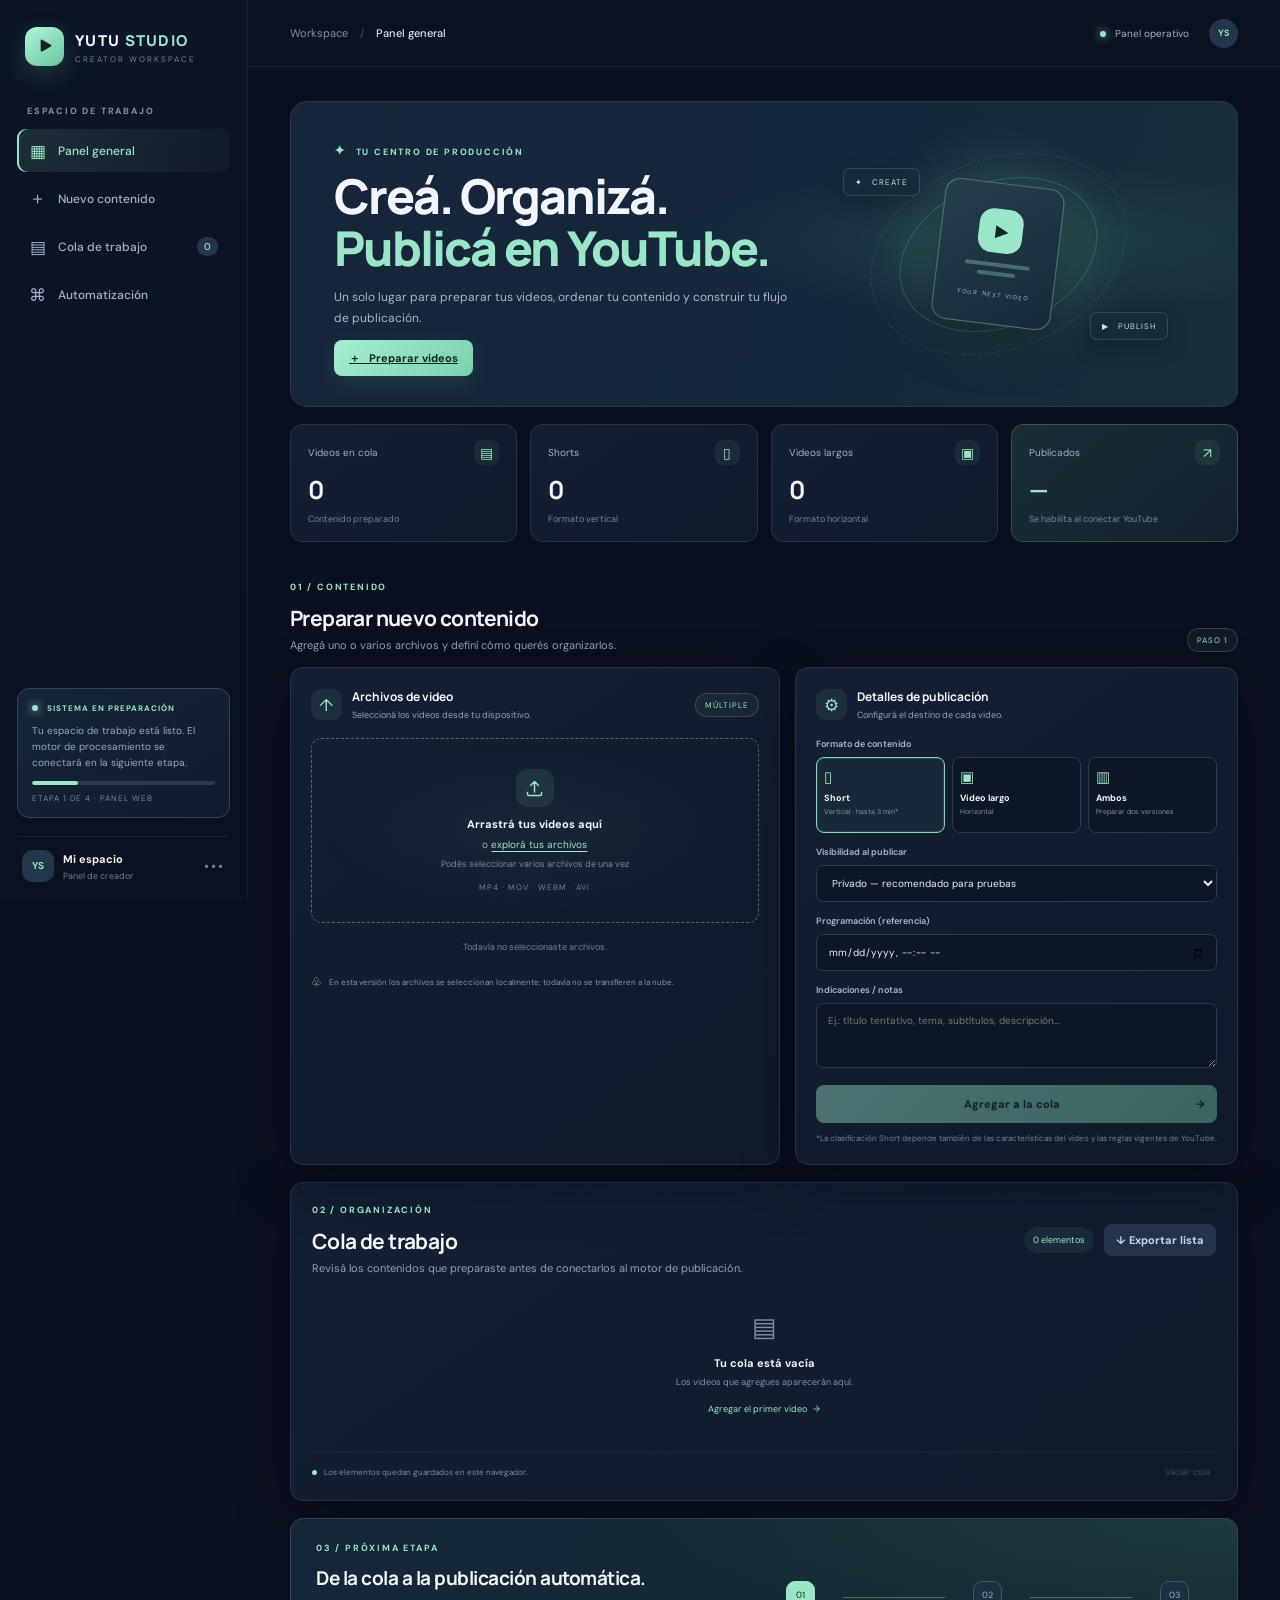
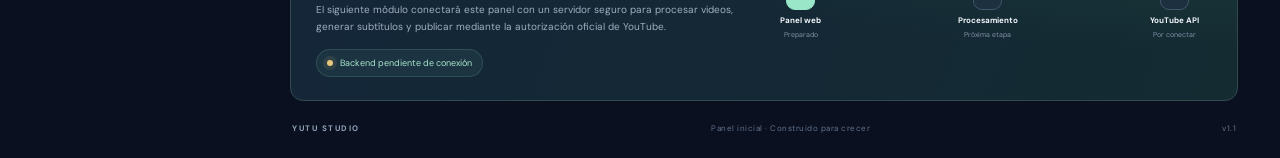
<file: index.html>
<!doctype html>
<html lang="es">
<head>
  <meta charset="utf-8">
  <meta name="viewport" content="width=device-width, initial-scale=1">
  <meta name="theme-color" content="#0b1020">
  <meta name="description" content="Panel de control de Yutu Automatización para organizar videos de YouTube.">
  <title>Yutu Studio — Automatización de YouTube</title>
  <link rel="preconnect" href="https://fonts.googleapis.com">
  <link rel="preconnect" href="https://fonts.gstatic.com" crossorigin>
  <link href="https://fonts.googleapis.com/css2?family=DM+Sans:wght@400;500;600;700&family=Manrope:wght@400;500;600;700;800&display=swap" rel="stylesheet">
  <link rel="stylesheet" href="styles.css">
</head>
<body>
  <div class="app-shell">
    <aside class="sidebar" id="sidebar">
      <a class="brand" href="#" aria-label="Yutu Studio inicio">
        <span class="brand-icon"><svg viewBox="0 0 24 24" aria-hidden="true"><path d="M8 5.8c0-.8.9-1.3 1.6-.9l9 5.2a1 1 0 0 1 0 1.8l-9 5.2c-.7.4-1.6-.1-1.6-.9V5.8Z" fill="currentColor"/></svg></span>
        <span class="brand-copy"><b>YUTU <i>STUDIO</i></b><small>CREATOR WORKSPACE</small></span>
      </a>
      <div class="side-label">ESPACIO DE TRABAJO</div>
      <nav class="nav">
        <a class="nav-item active" href="#overview"><span class="nav-ico">▦</span> Panel general</a>
        <a class="nav-item" href="#new-video"><span class="nav-ico">＋</span> Nuevo contenido</a>
        <a class="nav-item" href="#queue-section"><span class="nav-ico">▤</span> Cola de trabajo <span class="nav-count" id="navCount">0</span></a>
        <a class="nav-item" href="#workflow"><span class="nav-ico">⌘</span> Automatización</a>
      </nav>
      <div class="sidebar-bottom">
        <div class="cloud-card">
          <div class="cloud-top"><span class="cloud-dot"></span> SISTEMA EN PREPARACIÓN</div>
          <p>Tu espacio de trabajo está listo. El motor de procesamiento se conectará en la siguiente etapa.</p>
          <div class="progress"><span></span></div>
          <small>ETAPA 1 DE 4 · PANEL WEB</small>
        </div>
        <div class="profile"><div class="avatar">YS</div><div><b>Mi espacio</b><small>Panel de creador</small></div><span class="profile-dots">•••</span></div>
      </div>
    </aside>

    <main class="main">
      <header class="topbar">
        <button class="mobile-menu" id="menuToggle" aria-label="Abrir menú">☰</button>
        <div class="breadcrumb">Workspace <span>/</span> <b>Panel general</b></div>
        <div class="top-actions"><span class="connection"><i></i> Panel operativo</span><div class="top-avatar">YS</div></div>
      </header>

      <div class="content" id="overview">
        <section class="welcome">
          <div>
            <div class="overline"><span class="spark">✦</span> TU CENTRO DE PRODUCCIÓN</div>
            <h1>Creá. Organizá.<br><em>Publicá en YouTube.</em></h1>
            <p>Un solo lugar para preparar tus videos, ordenar tu contenido y construir tu flujo de publicación.</p>
            <a href="#new-video" class="button button-primary">＋ &nbsp; Preparar videos</a>
          </div>
          <div class="welcome-visual" aria-hidden="true">
            <div class="visual-glow"></div><div class="visual-ring ring-a"></div><div class="visual-ring ring-b"></div>
            <div class="video-tile"><span class="tile-play">▶</span><span class="tile-line"></span><span class="tile-line short"></span><small>YOUR NEXT VIDEO</small></div>
            <span class="float-tag tag-one">✦ &nbsp; CREATE</span><span class="float-tag tag-two">▶ &nbsp; PUBLISH</span>
          </div>
        </section>

        <section class="stats">
          <article class="stat-card"><div class="stat-top"><span>Videos en cola</span><span class="stat-icon">▤</span></div><strong id="statQueue">0</strong><small>Contenido preparado</small></article>
          <article class="stat-card"><div class="stat-top"><span>Shorts</span><span class="stat-icon">▯</span></div><strong id="statShorts">0</strong><small>Formato vertical</small></article>
          <article class="stat-card"><div class="stat-top"><span>Videos largos</span><span class="stat-icon">▣</span></div><strong id="statLong">0</strong><small>Formato horizontal</small></article>
          <article class="stat-card highlight-stat"><div class="stat-top"><span>Publicados</span><span class="stat-icon">↗</span></div><strong>—</strong><small>Se habilita al conectar YouTube</small></article>
        </section>

        <div class="section-title" id="new-video"><div><div class="overline">01 / CONTENIDO</div><h2>Preparar nuevo contenido</h2><p>Agregá uno o varios archivos y definí cómo querés organizarlos.</p></div><span class="step-badge">PASO 1</span></div>
        <section class="work-grid">
          <article class="panel upload-panel">
            <div class="panel-heading"><div><span class="panel-icon">↑</span><div><h3>Archivos de video</h3><p>Seleccioná los videos desde tu dispositivo.</p></div></div><span class="soft-label">MÚLTIPLE</span></div>
            <label class="dropzone" for="videoFiles" id="dropzone">
              <span class="upload-symbol"><svg viewBox="0 0 24 24"><path d="M12 16V4m0 0L7.5 8.5M12 4l4.5 4.5M4 16.5v2A1.5 1.5 0 0 0 5.5 20h13a1.5 1.5 0 0 0 1.5-1.5v-2" fill="none" stroke="currentColor" stroke-width="1.7" stroke-linecap="round" stroke-linejoin="round"/></svg></span>
              <b>Arrastrá tus videos aquí</b><span>o <u>explorá tus archivos</u></span><small>Podés seleccionar varios archivos de una vez</small>
              <em>MP4 · MOV · WEBM · AVI</em>
            </label>
            <input id="videoFiles" type="file" accept="video/*" multiple hidden>
            <div id="selectedFiles" class="selected-files"><div class="empty-files">Todavía no seleccionaste archivos.</div></div>
            <div class="privacy-note"><span>♧</span> En esta versión los archivos se seleccionan localmente; todavía no se transfieren a la nube.</div>
          </article>

          <article class="panel settings-panel">
            <div class="panel-heading"><div><span class="panel-icon">⚙</span><div><h3>Detalles de publicación</h3><p>Configurá el destino de cada video.</p></div></div></div>
            <label class="field-label" for="format">Formato de contenido</label>
            <div class="format-options">
              <label class="format-option selected" data-format="short"><input type="radio" name="format" value="short" checked><span class="format-symbol">▯</span><b>Short</b><small>Vertical · hasta 3 min*</small></label>
              <label class="format-option" data-format="long"><input type="radio" name="format" value="long"><span class="format-symbol">▣</span><b>Video largo</b><small>Horizontal</small></label>
              <label class="format-option" data-format="both"><input type="radio" name="format" value="both"><span class="format-symbol">▥</span><b>Ambos</b><small>Preparar dos versiones</small></label>
            </div>
            <label class="field-label" for="visibility">Visibilidad al publicar</label>
            <select id="visibility" class="field-control"><option value="private">Privado — recomendado para pruebas</option><option value="unlisted">No listado</option><option value="public">Público</option></select>
            <label class="field-label" for="schedule">Programación (referencia)</label>
            <input id="schedule" class="field-control" type="datetime-local">
            <label class="field-label" for="notes">Indicaciones / notas</label>
            <textarea id="notes" class="field-control notes" rows="3" placeholder="Ej.: título tentativo, tema, subtítulos, descripción..."></textarea>
            <button id="addQueue" class="button button-primary full" disabled>Agregar a la cola <span>→</span></button>
            <p class="form-footnote">*La clasificación Short depende también de las características del video y las reglas vigentes de YouTube.</p>
          </article>
        </section>

        <section class="panel queue-panel" id="queue-section">
          <div class="queue-heading"><div><div class="overline">02 / ORGANIZACIÓN</div><h2>Cola de trabajo</h2><p>Revisá los contenidos que preparaste antes de conectarlos al motor de publicación.</p></div><div class="queue-tools"><span class="queue-total" id="queueCount">0 elementos</span><button class="button button-quiet" id="exportQueue" disabled>↓ Exportar lista</button></div></div>
          <div id="queue"><div class="queue-empty"><div class="empty-icon">▤</div><b>Tu cola está vacía</b><p>Los videos que agregues aparecerán aquí.</p><a href="#new-video">Agregar el primer video <span>→</span></a></div></div>
          <div class="queue-footer"><span><i></i> Los elementos quedan guardados en este navegador.</span><button class="text-button" id="clearQueue" disabled>Vaciar cola</button></div>
        </section>

        <section class="automation" id="workflow">
          <div class="automation-copy"><div class="overline">03 / PRÓXIMA ETAPA</div><h2>De la cola a la publicación automática.</h2><p>El siguiente módulo conectará este panel con un servidor seguro para procesar videos, generar subtítulos y publicar mediante la autorización oficial de YouTube.</p><div class="automation-status"><span class="pulse"></span> Backend pendiente de conexión</div></div>
          <div class="pipeline"><div class="pipe-step done"><span>01</span><b>Panel web</b><small>Preparado</small></div><div class="pipe-line"></div><div class="pipe-step"><span>02</span><b>Procesamiento</b><small>Próxima etapa</small></div><div class="pipe-line"></div><div class="pipe-step"><span>03</span><b>YouTube API</b><small>Por conectar</small></div></div>
        </section>
        <footer><span>YUTU STUDIO</span><span>Panel inicial · Construido para crecer</span><span>v1.1</span></footer>
      </div>
    </main>
  </div>
  <div id="toast" class="toast" role="status" aria-live="polite"></div>
  <script src="app.js"></script>
</body>
</html>
</file>
<file: styles.css>
@import url('https://fonts.googleapis.com/css2?family=DM+Sans:wght@400;500;600;700&family=Manrope:wght@400;500;600;700;800&display=swap');
:root{--bg:#0b1020;--sidebar:#0d1425;--surface:#111a2d;--surface2:#151f34;--surface3:#1a2740;--line:#26334b;--text:#f3f6fc;--muted:#91a0b8;--muted2:#6f7e96;--mint:#9ae6c8;--mint2:#6bcba5;--blue:#8daeff;--danger:#ff9eaa;--shadow:0 18px 55px #02061155}
*{box-sizing:border-box}html{scroll-behavior:smooth}body{margin:0;background:var(--bg);color:var(--text);font-family:'DM Sans',sans-serif;font-size:14px}.app-shell{min-height:100vh}.sidebar{position:fixed;inset:0 auto 0 0;width:248px;background:linear-gradient(180deg,#0d1527,#0a1120);border-right:1px solid #ffffff0d;padding:27px 17px 18px;display:flex;flex-direction:column;z-index:5}.brand{display:flex;align-items:center;gap:11px;text-decoration:none;color:var(--text);padding:0 8px 39px}.brand-icon{height:39px;width:39px;background:linear-gradient(145deg,#b2f4d8,#68c69f);border-radius:12px;color:#10251f;display:grid;place-items:center;box-shadow:0 8px 25px #76dcb133}.brand-icon svg{width:23px}.brand-copy b{font:800 15px Manrope;letter-spacing:1.3px}.brand-copy i{font-style:normal;color:var(--mint)}.brand-copy small{display:block;color:#75849c;font-size:8px;letter-spacing:2px;margin-top:3px}.side-label,.overline{font-size:9px;font-weight:700;letter-spacing:1.8px;color:#8393ad}.side-label{padding:0 10px 12px}.nav{display:grid;gap:5px}.nav-item{height:43px;display:flex;align-items:center;gap:12px;padding:0 12px;border-radius:9px;color:#a5b2c7;text-decoration:none;font-size:12px;font-weight:500;transition:.2s}.nav-item:hover{background:#ffffff08;color:white}.nav-item.active{background:linear-gradient(90deg,#8fe0bd20,#8fe0bd09);color:var(--mint);box-shadow:inset 2px 0 var(--mint)}.nav-ico{width:17px;text-align:center;font-size:17px}.nav-count{margin-left:auto;background:#25364c;color:var(--mint);border-radius:20px;padding:3px 7px;font-size:10px}.sidebar-bottom{margin-top:auto}.cloud-card{border:1px solid #34435a;background:linear-gradient(145deg,#16253a,#111b2d);border-radius:12px;padding:14px;margin-bottom:18px}.cloud-top{font-size:8px;font-weight:700;letter-spacing:1px;color:var(--mint)}.cloud-dot,.connection i{display:inline-block;width:6px;height:6px;border-radius:50%;background:var(--mint);margin-right:6px;box-shadow:0 0 10px #9ae6c8}.cloud-card p{font-size:10px;line-height:1.6;color:#9baac0;margin:10px 0}.progress{height:4px;border-radius:8px;background:#2b3a50;overflow:hidden}.progress span{display:block;width:25%;height:100%;background:var(--mint);border-radius:8px}.cloud-card>small{display:block;font-size:8px;letter-spacing:1px;color:#7788a0;margin-top:8px}.profile{display:flex;align-items:center;gap:9px;padding:12px 5px 0;border-top:1px solid #ffffff12}.avatar,.top-avatar{width:32px;height:32px;border-radius:10px;background:#24364c;color:var(--mint);display:grid;place-items:center;font-size:10px;font-weight:700}.profile b{font-size:11px}.profile small{display:block;color:var(--muted2);font-size:9px;margin-top:3px}.profile-dots{margin-left:auto;color:#72829b;letter-spacing:2px}.main{margin-left:248px;min-height:100vh}.topbar{height:67px;border-bottom:1px solid #ffffff0d;display:flex;align-items:center;justify-content:space-between;padding:0 42px;background:#0c1322cc}.breadcrumb{font-size:11px;color:#8291a8}.breadcrumb span{padding:0 9px;color:#4c5a70}.breadcrumb b{color:#dce5f2;font-weight:500}.top-actions{display:flex;align-items:center;gap:20px}.connection{font-size:10px;color:#a5b3c6}.top-avatar{width:29px;height:29px;border-radius:50%;font-size:9px}.mobile-menu{display:none}.content{max-width:1360px;margin:0 auto;padding:34px 42px 20px}.welcome{min-height:264px;border:1px solid #263b4b;border-radius:17px;background:radial-gradient(ellipse at 77% 45%,#244b4b88,transparent 33%),linear-gradient(110deg,#17253a,#13253a 56%,#142b36);padding:37px 43px;display:flex;align-items:center;justify-content:space-between;overflow:hidden;position:relative}.welcome:after{content:"";position:absolute;inset:0;background:linear-gradient(90deg,transparent,#9ae6c806);pointer-events:none}.overline{color:var(--mint);margin-bottom:11px}.spark{font-size:13px;margin-right:5px}.welcome h1{font:800 clamp(32px,4vw,48px)/1.08 Manrope;letter-spacing:-2px;margin:0}.welcome h1 em{font-style:normal;color:var(--mint)}.welcome p{max-width:460px;color:#a9b9cb;font-size:12px;line-height:1.7;margin:14px 0 20px}.button{border:0;border-radius:8px;padding:11px 15px;font:700 11px 'DM Sans';cursor:pointer;transition:transform .15s,filter .15s}.button:hover:not(:disabled){transform:translateY(-1px);filter:brightness(1.08)}.button-primary{background:linear-gradient(135deg,#a5efd0,#79d2ae);color:#10271f;box-shadow:0 7px 22px #6bcba522}.button-primary:disabled{opacity:.4;cursor:not-allowed;box-shadow:none}.welcome-visual{width:340px;height:230px;position:relative;display:grid;place-items:center;margin-right:3%;flex-shrink:0}.visual-glow{position:absolute;width:190px;height:190px;background:#8ae4bf20;border-radius:50%;filter:blur(25px)}.visual-ring{position:absolute;border:1px solid #8ae4bf33;border-radius:50%;transform:rotate(-22deg)}.ring-a{width:205px;height:145px}.ring-b{width:265px;height:190px;border-style:dashed;opacity:.7}.video-tile{z-index:1;width:120px;height:142px;border:1px solid #a5efd055;border-radius:15px;background:linear-gradient(145deg,#263e4b,#17293a);box-shadow:0 22px 45px #0005;display:flex;flex-direction:column;align-items:center;justify-content:center;gap:10px;transform:rotate(7deg)}.tile-play{width:44px;height:44px;border-radius:14px;background:var(--mint);color:#10271f;display:grid;place-items:center;font-size:17px;padding-left:2px}.tile-line{width:65px;height:4px;border-radius:5px;background:#9ae6c855}.tile-line.short{width:39px;margin-top:-5px}.video-tile small{font-size:6px;letter-spacing:1.5px;color:#a7b8c8;margin-top:5px}.float-tag{position:absolute;z-index:2;border:1px solid #ffffff22;background:#152b3be8;padding:8px 11px;border-radius:7px;font-size:8px;letter-spacing:1px;color:#c5e9dc;box-shadow:0 8px 22px #0003}.tag-one{top:29px;left:15px}.tag-two{right:0;bottom:29px}.stats{display:grid;grid-template-columns:repeat(4,1fr);gap:13px;margin:17px 0 39px}.stat-card{border:1px solid var(--line);background:linear-gradient(145deg,#141f33,#111a2b);border-radius:12px;padding:15px 17px;min-height:104px}.stat-top{display:flex;justify-content:space-between;align-items:center;color:#a2b0c4;font-size:10px}.stat-icon{width:25px;height:25px;border-radius:8px;background:#8fe0bd13;color:var(--mint);display:grid;place-items:center;font-size:14px}.stat-card strong{display:block;font:700 25px Manrope;margin:7px 0 1px}.stat-card small{font-size:9px;color:#77869e}.highlight-stat{background:linear-gradient(140deg,#1a2d37,#13212e);border-color:#34534d}.highlight-stat strong{color:var(--mint)}.section-title{display:flex;justify-content:space-between;align-items:end;margin-bottom:15px}.section-title h2,.queue-heading h2{font:700 21px Manrope;letter-spacing:-.6px;margin:0}.section-title p,.queue-heading p{font-size:11px;color:var(--muted);margin:6px 0 0}.step-badge,.soft-label{font-size:8px;letter-spacing:1px;color:var(--mint);border:1px solid #9ae6c833;background:#9ae6c80d;border-radius:20px;padding:6px 9px}.work-grid{display:grid;grid-template-columns:1.05fr .95fr;gap:15px}.panel{background:linear-gradient(145deg,#141f33,#101a2b);border:1px solid var(--line);border-radius:13px;padding:20px;box-shadow:var(--shadow)}.panel-heading{display:flex;align-items:center;justify-content:space-between;margin-bottom:17px}.panel-heading>div{display:flex;align-items:center;gap:10px}.panel-icon{width:31px;height:31px;display:grid;place-items:center;border-radius:9px;background:#8fe0bd14;color:var(--mint);font-size:17px}.panel-heading h3{font:700 12px Manrope;margin:0}.panel-heading p{font-size:9px;color:var(--muted);margin:4px 0 0}.dropzone{min-height:185px;border:1px dashed #526c6a;border-radius:10px;background:radial-gradient(ellipse at center,#8fe0bd0b,transparent 70%);display:flex;flex-direction:column;align-items:center;justify-content:center;gap:7px;cursor:pointer;text-align:center;transition:.2s}.dropzone:hover,.dropzone.dragover{border-color:var(--mint);background:#8fe0bd12}.upload-symbol{width:38px;height:38px;border-radius:12px;background:#8fe0bd18;color:var(--mint);display:grid;place-items:center;margin-bottom:3px}.upload-symbol svg{width:21px}.dropzone b{font-size:11px}.dropzone span:not(.upload-symbol){font-size:10px;color:#9baac0}.dropzone u{color:var(--mint);text-underline-offset:3px}.dropzone small{font-size:9px;color:#7889a1}.dropzone em{font-style:normal;font-size:8px;letter-spacing:1px;color:#6f829b;margin-top:5px}.selected-files{margin-top:9px}.empty-files{text-align:center;color:#71819a;font-size:9px;padding:9px}.file-row{display:flex;align-items:center;gap:9px;padding:8px 2px;border-bottom:1px solid #ffffff0d}.file-type{width:28px;height:28px;border-radius:7px;background:#22354a;color:var(--mint);display:grid;place-items:center;font-size:10px;flex-shrink:0}.file-info{min-width:0;flex:1}.file-info b{display:block;font-size:9px;white-space:nowrap;overflow:hidden;text-overflow:ellipsis}.file-info small{display:block;color:#7889a1;font-size:8px;margin-top:3px}.remove-file{border:0;background:none;color:#a5b1c2;cursor:pointer;font-size:14px}.privacy-note{display:flex;gap:7px;align-items:center;color:#8797ad;font-size:8px;margin-top:12px}.privacy-note span{color:var(--mint);font-size:12px}.field-label{display:block;color:#aab8ca;font-size:9px;font-weight:600;margin:13px 0 7px}.format-options{display:grid;grid-template-columns:repeat(3,1fr);gap:7px}.format-option{position:relative;border:1px solid #2c3b53;border-radius:8px;padding:9px 7px;display:flex;flex-direction:column;align-items:flex-start;cursor:pointer;background:#0d1728;min-height:76px}.format-option input{position:absolute;opacity:0}.format-option.selected{border-color:#83d9b6;background:#8fe0bd0d;box-shadow:inset 0 0 0 1px #83d9b622}.format-symbol{font-size:15px;color:var(--mint);margin-bottom:5px}.format-option b{font-size:9px}.format-option small{font-size:7px;color:#8494aa;margin-top:3px}.field-control{width:100%;background:#0d1728;border:1px solid #2b3a52;border-radius:7px;color:#e9eff8;padding:10px 11px;font:10px 'DM Sans';outline:none}.field-control:focus{border-color:#83d9b6}.field-control option{background:#101a2b}.notes{resize:vertical;min-height:65px}.full{width:100%;margin-top:13px;padding:12px}.full span{float:right}.form-footnote{font-size:8px;line-height:1.5;color:#71819a;margin:9px 0 0}.queue-panel{margin-top:17px;padding:21px}.queue-heading{display:flex;justify-content:space-between;align-items:center;gap:15px}.queue-tools{display:flex;align-items:center;gap:10px}.queue-total{font-size:9px;color:var(--mint);background:#8fe0bd12;border-radius:20px;padding:7px 9px}.button-quiet{background:#24334a;color:#c7d4e5;padding:9px 12px}.queue-empty{text-align:center;padding:35px 10px 30px}.empty-icon{font-size:26px;color:#7890a8;margin-bottom:9px}.queue-empty b{font-size:11px}.queue-empty p{font-size:9px;color:#8191a9;margin:5px 0 10px}.queue-empty a{font-size:9px;color:var(--mint);text-decoration:none}.queue-empty a span{margin-left:4px}.queue-row{display:grid;grid-template-columns:32px minmax(0,1fr) auto auto;align-items:center;gap:11px;padding:12px 4px;border-bottom:1px solid #ffffff0d}.queue-index{width:27px;height:27px;border-radius:8px;background:#203149;color:#a7e8cf;display:grid;place-items:center;font-size:9px}.queue-title{font-size:10px;font-weight:600;white-space:nowrap;overflow:hidden;text-overflow:ellipsis}.queue-meta{font-size:8px;color:#8292a9;margin-top:4px}.queue-state{font-size:8px;color:#d6c28a;background:#d6c28a12;border:1px solid #d6c28a22;border-radius:20px;padding:5px 8px;white-space:nowrap}.queue-remove{border:0;background:none;color:#8593a8;cursor:pointer;font-size:14px}.queue-footer{display:flex;justify-content:space-between;align-items:center;border-top:1px solid #ffffff0d;padding-top:12px;margin-top:6px}.queue-footer>span{font-size:8px;color:#7d8da4}.queue-footer i{display:inline-block;width:5px;height:5px;background:var(--mint);border-radius:50%;margin-right:5px}.text-button{background:none;border:0;color:#a7b5c8;font:9px 'DM Sans';cursor:pointer}.text-button:disabled{opacity:.3;cursor:not-allowed}.automation{margin-top:17px;border:1px solid #314b4c;border-radius:13px;background:radial-gradient(ellipse at 100% 0%,#244a4480,transparent 50%),linear-gradient(110deg,#142638,#142b32);padding:23px 25px;display:grid;grid-template-columns:1fr 1.05fr;gap:20px;align-items:center}.automation h2{font:700 19px Manrope;letter-spacing:-.5px;margin:0}.automation-copy>p{font-size:10px;color:#9eafc0;line-height:1.7;max-width:470px}.automation-status{display:inline-flex;align-items:center;gap:7px;color:#a8e5cd;font-size:9px;background:#8fe0bd12;border:1px solid #8fe0bd25;border-radius:20px;padding:7px 10px;margin-top:4px}.pulse{width:6px;height:6px;border-radius:50%;background:#e6c77c;box-shadow:0 0 0 4px #e6c77c18}.pipeline{display:flex;align-items:center;justify-content:space-between}.pipe-step{display:flex;flex-direction:column;align-items:center;gap:5px;text-align:center;min-width:75px}.pipe-step>span{width:29px;height:29px;border:1px solid #42556a;border-radius:9px;display:grid;place-items:center;font-size:9px;color:#9bacc0;background:#1c3040}.pipe-step.done>span{background:var(--mint);border-color:var(--mint);color:#12251e}.pipe-step b{font-size:8px}.pipe-step small{font-size:7px;color:#8293a9}.pipe-line{height:1px;background:#536b6b;flex:1;margin:0 5px;margin-top:-24px}footer{display:flex;justify-content:space-between;color:#62738b;font-size:8px;letter-spacing:.5px;padding:22px 2px 5px}footer span:first-child{color:#91a2b8;font-weight:700;letter-spacing:1.5px}.toast{position:fixed;bottom:22px;right:24px;max-width:calc(100% - 48px);padding:12px 16px;border:1px solid #456a5c;border-radius:9px;background:#172d2a;color:#c8f3df;font-size:11px;box-shadow:var(--shadow);opacity:0;transform:translateY(10px);pointer-events:none;transition:.25s;z-index:10}.toast.show{opacity:1;transform:translateY(0)}
@media(max-width:1100px){.content{padding:28px 25px}.topbar{padding:0 25px}.welcome{padding:30px}.welcome-visual{margin-right:0;width:270px}.stats{gap:9px}.stat-card{padding:13px}.work-grid{grid-template-columns:1fr 1fr}}
@media(max-width:820px){.sidebar{width:220px;transform:translateX(-100%);transition:transform .25s;box-shadow:var(--shadow)}.sidebar.open{transform:translateX(0)}.main{margin-left:0}.mobile-menu{display:block;background:none;border:0;color:#dce6f2;font-size:18px;cursor:pointer;margin-right:12px}.topbar{justify-content:flex-start}.breadcrumb{flex:1}.top-actions{gap:10px}.content{padding:22px 18px}.welcome{min-height:230px}.welcome-visual{width:210px;transform:scale(.85);margin-left:-15px}.stats{grid-template-columns:repeat(2,1fr);margin-bottom:30px}}
@media(max-width:620px){.topbar{height:58px;padding:0 15px}.connection{font-size:0}.connection i{margin:0}.content{padding:17px 13px}.welcome{padding:25px 22px;min-height:220px}.welcome h1{font-size:32px}.welcome p{font-size:10px;max-width:280px}.welcome-visual{position:absolute;right:-73px;bottom:-15px;opacity:.36;transform:scale(.75)}.stats{gap:8px}.stat-card{min-height:94px;padding:12px}.stat-card strong{font-size:22px}.section-title h2,.queue-heading h2{font-size:18px}.section-title p,.queue-heading p{max-width:280px;line-height:1.5}.work-grid{grid-template-columns:1fr}.panel{padding:16px}.dropzone{min-height:165px}.queue-heading{align-items:flex-start;flex-direction:column}.queue-tools{width:100%;justify-content:space-between}.automation{grid-template-columns:1fr;padding:19px}.pipeline{margin-top:8px}.pipe-step{min-width:60px}.pipe-step b{font-size:7px}footer{gap:8px;font-size:7px}.queue-row{grid-template-columns:28px minmax(0,1fr) auto}.queue-state{grid-column:2;justify-self:start;grid-row:2;margin-top:-6px}.queue-remove{grid-column:3;grid-row:1/3}.format-option{min-height:72px}}
</file>
